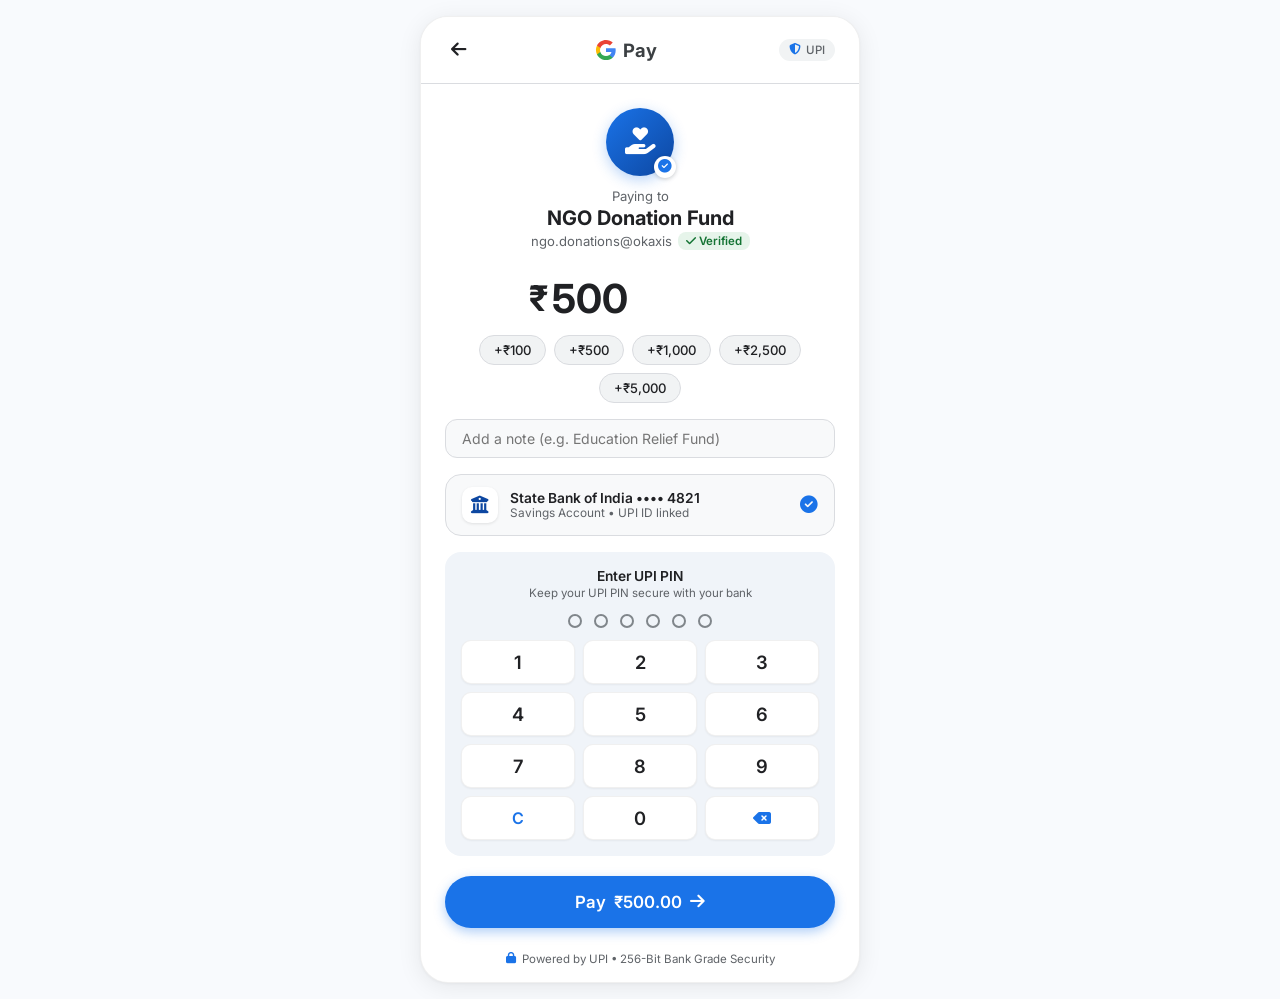
<file: templates/gpay.html>
<!DOCTYPE html>
<html lang="en">
<head>
  <meta charset="UTF-8">
  <meta name="viewport" content="width=device-width, initial-scale=1.0">
  <title>Google Pay — Secure UPI Payment</title>
  
  <!-- Google Fonts & FontAwesome -->
  <link rel="preconnect" href="https://fonts.googleapis.com">
  <link rel="preconnect" href="https://fonts.gstatic.com" crossorigin>
  <link href="https://fonts.googleapis.com/css2?family=Google+Sans:wght@400;500;700&family=Inter:wght@400;500;600;700&display=swap" rel="stylesheet">
  <link rel="stylesheet" href="https://cdnjs.cloudflare.com/ajax/libs/font-awesome/6.4.0/css/all.min.css">

  <style>
    :root {
      --gpay-blue: #1a73e8;
      --gpay-blue-hover: #1557b0;
      --gpay-dark: #202124;
      --gpay-gray: #5f6368;
      --gpay-light-gray: #f1f3f4;
      --gpay-border: #dadce0;
      --gpay-green: #137333;
      --gpay-green-bg: #e6f4ea;
    }

    * {
      box-sizing: border-box;
      margin: 0;
      padding: 0;
      font-family: 'Google Sans', 'Inter', -apple-system, BlinkMacSystemFont, sans-serif;
      -webkit-font-smoothing: antialiased;
    }

    body {
      background-color: #f8fafd;
      color: var(--gpay-dark);
      min-height: 100vh;
      display: flex;
      flex-direction: column;
      align-items: center;
      justify-content: center;
      padding: 16px;
    }

    /* Container Card */
    .gpay-wrapper {
      width: 100%;
      max-width: 440px;
      background: #ffffff;
      border-radius: 28px;
      box-shadow: 0 4px 24px rgba(0, 0, 0, 0.08), 0 1px 3px rgba(0, 0, 0, 0.04);
      overflow: hidden;
      border: 1px solid rgba(0, 0, 0, 0.06);
      position: relative;
      transition: all 0.3s ease;
    }

    /* App Header */
    .gpay-header {
      display: flex;
      align-items: center;
      justify-content: space-between;
      padding: 18px 24px;
      border-bottom: 1px solid var(--gpay-border);
      background: #ffffff;
    }

    .gpay-back-btn {
      background: none;
      border: none;
      cursor: pointer;
      color: var(--gpay-dark);
      font-size: 1.1rem;
      padding: 6px;
      border-radius: 50%;
      display: flex;
      align-items: center;
      justify-content: center;
      transition: background 0.2s;
    }

    .gpay-back-btn:hover {
      background: var(--gpay-light-gray);
    }

    .gpay-brand {
      display: flex;
      align-items: center;
      gap: 6px;
      font-weight: 700;
      font-size: 1.15rem;
      color: #3c4043;
    }

    .gpay-security-badge {
      display: flex;
      align-items: center;
      gap: 5px;
      font-size: 0.72rem;
      color: var(--gpay-gray);
      background: var(--gpay-light-gray);
      padding: 4px 10px;
      border-radius: 12px;
      font-weight: 500;
    }

    /* Recipient Card */
    .gpay-recipient-card {
      text-align: center;
      padding: 24px 24px 12px;
    }

    .gpay-avatar {
      width: 68px;
      height: 68px;
      background: linear-gradient(135deg, #1a73e8, #0d47a1);
      color: #ffffff;
      border-radius: 50%;
      display: flex;
      align-items: center;
      justify-content: center;
      font-size: 1.7rem;
      margin: 0 auto 12px;
      box-shadow: 0 4px 14px rgba(26, 115, 232, 0.3);
      position: relative;
    }

    .gpay-verified-badge {
      position: absolute;
      bottom: -2px;
      right: -2px;
      background: #ffffff;
      border-radius: 50%;
      width: 22px;
      height: 22px;
      display: flex;
      align-items: center;
      justify-content: center;
      color: #1a73e8;
      font-size: 0.85rem;
      box-shadow: 0 1px 4px rgba(0,0,0,0.2);
    }

    .gpay-paying-to {
      font-size: 0.82rem;
      color: var(--gpay-gray);
      margin-bottom: 2px;
    }

    .gpay-recipient-name {
      font-size: 1.25rem;
      font-weight: 700;
      color: var(--gpay-dark);
      margin-bottom: 2px;
    }

    .gpay-recipient-upi {
      font-size: 0.82rem;
      color: var(--gpay-gray);
      display: flex;
      align-items: center;
      justify-content: center;
      gap: 6px;
    }

    .gpay-verified-pill {
      background: var(--gpay-green-bg);
      color: var(--gpay-green);
      font-size: 0.72rem;
      font-weight: 600;
      padding: 2px 8px;
      border-radius: 8px;
    }

    /* Amount Section */
    .gpay-amount-section {
      padding: 12px 24px 16px;
      text-align: center;
    }

    .gpay-amount-input-box {
      display: flex;
      align-items: center;
      justify-content: center;
      gap: 4px;
      margin-bottom: 12px;
    }

    .gpay-currency {
      font-size: 2.2rem;
      font-weight: 700;
      color: var(--gpay-dark);
    }

    .gpay-amount-input {
      font-size: 2.5rem;
      font-weight: 700;
      color: var(--gpay-dark);
      border: none;
      outline: none;
      background: transparent;
      max-width: 200px;
      text-align: left;
      padding: 0;
    }

    .gpay-amount-input::-webkit-outer-spin-button,
    .gpay-amount-input::-webkit-inner-spin-button {
      -webkit-appearance: none;
      margin: 0;
    }

    /* Quick Chips */
    .gpay-chips-row {
      display: flex;
      gap: 8px;
      justify-content: center;
      flex-wrap: wrap;
      margin-bottom: 16px;
    }

    .gpay-chip {
      background: var(--gpay-light-gray);
      border: 1px solid var(--gpay-border);
      border-radius: 20px;
      padding: 6px 14px;
      font-size: 0.82rem;
      font-weight: 500;
      color: var(--gpay-dark);
      cursor: pointer;
      transition: all 0.2s;
    }

    .gpay-chip:hover {
      background: #e8f0fe;
      border-color: #1a73e8;
      color: #1a73e8;
    }

    .gpay-note-input {
      width: 100%;
      background: #f8f9fa;
      border: 1px solid var(--gpay-border);
      border-radius: 12px;
      padding: 10px 16px;
      font-size: 0.88rem;
      color: var(--gpay-dark);
      outline: none;
      transition: border-color 0.2s;
    }

    .gpay-note-input:focus {
      border-color: var(--gpay-blue);
      background: #ffffff;
    }

    /* Bank Account Card */
    .gpay-bank-card {
      margin: 0 24px 16px;
      background: #f8f9fa;
      border: 1px solid var(--gpay-border);
      border-radius: 16px;
      padding: 12px 16px;
      display: flex;
      align-items: center;
      justify-content: space-between;
    }

    .gpay-bank-info {
      display: flex;
      align-items: center;
      gap: 12px;
    }

    .gpay-bank-icon {
      width: 36px;
      height: 36px;
      background: #ffffff;
      border-radius: 10px;
      display: flex;
      align-items: center;
      justify-content: center;
      box-shadow: 0 1px 3px rgba(0,0,0,0.1);
      color: #0d47a1;
      font-size: 1.1rem;
    }

    .gpay-bank-title {
      font-weight: 600;
      font-size: 0.86rem;
      color: var(--gpay-dark);
    }

    .gpay-bank-sub {
      font-size: 0.74rem;
      color: var(--gpay-gray);
    }

    /* UPI PIN Box */
    .gpay-pin-section {
      margin: 0 24px 20px;
      background: #f0f4f9;
      border-radius: 16px;
      padding: 16px;
      text-align: center;
    }

    .gpay-pin-header {
      font-size: 0.86rem;
      font-weight: 600;
      color: var(--gpay-dark);
      margin-bottom: 2px;
    }

    .gpay-pin-sub {
      font-size: 0.72rem;
      color: var(--gpay-gray);
      margin-bottom: 14px;
    }

    .gpay-pin-dots {
      display: flex;
      justify-content: center;
      gap: 12px;
      margin-bottom: 12px;
    }

    .gpay-pin-dot {
      width: 14px;
      height: 14px;
      border-radius: 50%;
      border: 2px solid #80868b;
      background: transparent;
      transition: all 0.2s;
    }

    .gpay-pin-dot.filled {
      background: var(--gpay-blue);
      border-color: var(--gpay-blue);
      transform: scale(1.15);
    }

    /* Hidden PIN Input for physical typing */
    #gpay-real-pin {
      opacity: 0;
      position: absolute;
      pointer-events: none;
      width: 1px;
      height: 1px;
    }

    /* Onscreen keypad */
    .gpay-keypad {
      display: grid;
      grid-template-columns: repeat(3, 1fr);
      gap: 8px;
      margin-top: 10px;
    }

    .gpay-key {
      background: #ffffff;
      border: 1px solid rgba(0,0,0,0.06);
      border-radius: 10px;
      padding: 10px;
      font-size: 1.15rem;
      font-weight: 600;
      color: var(--gpay-dark);
      cursor: pointer;
      box-shadow: 0 1px 2px rgba(0,0,0,0.05);
      transition: background 0.15s, transform 0.1s;
      user-select: none;
    }

    .gpay-key:active {
      background: #e8f0fe;
      transform: scale(0.96);
    }

    .gpay-key.action-key {
      color: var(--gpay-blue);
      font-size: 1rem;
    }

    /* Pay Button */
    .gpay-pay-action {
      padding: 0 24px 24px;
    }

    .gpay-pay-btn {
      width: 100%;
      background: var(--gpay-blue);
      color: #ffffff;
      border: none;
      border-radius: 28px;
      padding: 16px;
      font-size: 1.05rem;
      font-weight: 600;
      cursor: pointer;
      box-shadow: 0 4px 12px rgba(26, 115, 232, 0.35);
      display: flex;
      align-items: center;
      justify-content: center;
      gap: 8px;
      transition: all 0.25s ease;
    }

    .gpay-pay-btn:hover {
      background: var(--gpay-blue-hover);
      box-shadow: 0 6px 18px rgba(26, 115, 232, 0.45);
      transform: translateY(-1px);
    }

    .gpay-pay-btn:active {
      transform: translateY(1px);
    }

    .gpay-pay-btn:disabled {
      background: #dadce0;
      color: #80868b;
      cursor: not-allowed;
      box-shadow: none;
      transform: none;
    }

    /* UPI Footer */
    .gpay-footer-note {
      text-align: center;
      padding: 0 24px 16px;
      font-size: 0.72rem;
      color: var(--gpay-gray);
      display: flex;
      align-items: center;
      justify-content: center;
      gap: 6px;
    }

    /* PROCESSING OVERLAY */
    .gpay-processing-overlay {
      position: absolute;
      top: 0;
      left: 0;
      right: 0;
      bottom: 0;
      background: #ffffff;
      display: none;
      flex-direction: column;
      align-items: center;
      justify-content: center;
      z-index: 50;
      padding: 32px;
      text-align: center;
    }

    /* Google Multi-Color Spinner */
    .gpay-spinner {
      width: 64px;
      height: 64px;
      animation: gpayRotate 2s linear infinite;
      margin-bottom: 24px;
    }

    .gpay-spinner-path {
      stroke-dasharray: 1, 150;
      stroke-dashoffset: 0;
      stroke-linecap: round;
      animation: gpayDash 1.5s ease-in-out infinite, gpayColors 6s ease-in-out infinite;
    }

    @keyframes gpayRotate {
      100% { transform: rotate(360deg); }
    }

    @keyframes gpayDash {
      0% {
        stroke-dasharray: 1, 150;
        stroke-dashoffset: 0;
      }
      50% {
        stroke-dasharray: 90, 150;
        stroke-dashoffset: -35;
      }
      100% {
        stroke-dasharray: 90, 150;
        stroke-dashoffset: -124;
      }
    }

    @keyframes gpayColors {
      0%, 100% { stroke: #4285F4; }
      25% { stroke: #EA4335; }
      50% { stroke: #FBBC05; }
      75% { stroke: #34A853; }
    }

    /* ============================================================
       GOOGLE PAY SUCCESS SCREEN (Blue Tick at Center)
       ============================================================ */
    .gpay-success-screen {
      position: absolute;
      top: 0;
      left: 0;
      right: 0;
      bottom: 0;
      background: #ffffff;
      display: none;
      flex-direction: column;
      align-items: center;
      justify-content: center;
      z-index: 60;
      padding: 32px 24px;
      text-align: center;
      overflow-y: auto;
    }

    /* Animated Center Blue Tick */
    .gpay-blue-tick-circle {
      width: 104px;
      height: 104px;
      border-radius: 50%;
      background: #1a73e8;
      display: flex;
      align-items: center;
      justify-content: center;
      margin: 0 auto 20px;
      box-shadow: 0 8px 24px rgba(26, 115, 232, 0.4);
      position: relative;
      animation: gpayPopScale 0.6s cubic-bezier(0.175, 0.885, 0.32, 1.275) forwards;
    }

    .gpay-blue-tick-circle::after {
      content: '';
      position: absolute;
      width: 100%;
      height: 100%;
      border-radius: 50%;
      border: 3px solid rgba(26, 115, 232, 0.4);
      animation: gpayPulseWave 1.6s ease-out infinite;
    }

    @keyframes gpayPopScale {
      0% { transform: scale(0.2); opacity: 0; }
      70% { transform: scale(1.1); }
      100% { transform: scale(1); opacity: 1; }
    }

    @keyframes gpayPulseWave {
      0% { transform: scale(1); opacity: 0.8; }
      100% { transform: scale(1.4); opacity: 0; }
    }

    /* SVG Tick */
    .gpay-checkmark-svg {
      width: 56px;
      height: 56px;
    }

    .gpay-checkmark-check {
      stroke: #ffffff;
      stroke-width: 4.5;
      stroke-linecap: round;
      stroke-linejoin: round;
      stroke-dasharray: 48;
      stroke-dashoffset: 48;
      animation: gpayDrawCheck 0.45s 0.35s cubic-bezier(0.65, 0, 0.45, 1) forwards;
    }

    @keyframes gpayDrawCheck {
      to { stroke-dashoffset: 0; }
    }

    .gpay-success-title {
      font-size: 1.55rem;
      font-weight: 700;
      color: #202124;
      margin-bottom: 6px;
    }

    .gpay-success-amount {
      font-size: 2.3rem;
      font-weight: 800;
      color: #1a73e8;
      margin-bottom: 4px;
    }

    .gpay-success-recipient {
      font-size: 0.92rem;
      color: #5f6368;
      margin-bottom: 2px;
    }

    .gpay-success-upi {
      font-size: 0.78rem;
      color: #80868b;
      margin-bottom: 20px;
    }

    .gpay-receipt-box {
      width: 100%;
      background: #f8fafd;
      border: 1px solid var(--gpay-border);
      border-radius: 16px;
      padding: 16px;
      text-align: left;
      font-size: 0.84rem;
      margin-bottom: 24px;
    }

    .gpay-receipt-row {
      display: flex;
      justify-content: space-between;
      padding: 6px 0;
      border-bottom: 1px solid #f1f3f4;
    }

    .gpay-receipt-row:last-child {
      border-bottom: none;
      padding-bottom: 0;
    }

    .gpay-receipt-label {
      color: #5f6368;
    }

    .gpay-receipt-val {
      font-weight: 600;
      color: #202124;
    }

    .gpay-redirect-info {
      font-size: 0.86rem;
      color: #5f6368;
      margin-bottom: 16px;
      display: flex;
      align-items: center;
      justify-content: center;
      gap: 8px;
    }

    .gpay-countdown-pill {
      background: #e8f0fe;
      color: #1a73e8;
      padding: 2px 8px;
      border-radius: 10px;
      font-weight: 700;
    }

    .gpay-return-btn {
      width: 100%;
      background: #1a73e8;
      color: #ffffff;
      border: none;
      border-radius: 28px;
      padding: 14px;
      font-size: 1rem;
      font-weight: 600;
      cursor: pointer;
      box-shadow: 0 4px 12px rgba(26, 115, 232, 0.3);
      transition: all 0.2s;
    }

    .gpay-return-btn:hover {
      background: #1557b0;
    }
  </style>
</head>
<body>

  <div class="gpay-wrapper" id="gpay-card">
    
    <!-- HEADER -->
    <header class="gpay-header">
      <button class="gpay-back-btn" onclick="returnToDonorPage(false)" title="Back to Donor Page">
        <i class="fas fa-arrow-left"></i>
      </button>

      <div class="gpay-brand">
        <!-- Google colored G icon -->
        <svg viewBox="0 0 24 24" width="22" height="22">
          <path fill="#4285F4" d="M22.56 12.25c0-.78-.07-1.53-.2-2.25H12v4.26h5.92c-.26 1.37-1.04 2.53-2.21 3.31v2.77h3.57c2.08-1.92 3.28-4.74 3.28-8.09z"/>
          <path fill="#34A853" d="M12 23c2.97 0 5.46-.98 7.28-2.66l-3.57-2.77c-.98.66-2.23 1.06-3.71 1.06-2.86 0-5.29-1.93-6.16-4.53H2.18v2.84C3.99 20.53 7.7 23 12 23z"/>
          <path fill="#FBBC05" d="M5.84 14.09c-.22-.66-.35-1.36-.35-2.09s.13-1.43.35-2.09V7.06H2.18C1.43 8.55 1 10.22 1 12s.43 3.45 1.18 4.94l2.85-2.22.81-.63z"/>
          <path fill="#EA4335" d="M12 5.38c1.62 0 3.06.56 4.21 1.64l3.15-3.15C17.45 2.09 14.97 1 12 1 7.7 1 3.99 3.47 2.18 7.06l3.66 2.84c.87-2.6 3.3-4.52 6.16-4.52z"/>
        </svg>
        <span>Pay</span>
      </div>

      <div class="gpay-security-badge">
        <i class="fas fa-shield-alt" style="color:#1a73e8;"></i> UPI
      </div>
    </header>

    <!-- STEP 1: PAYMENT FORM -->
    <div id="gpay-step-form">
      
      <!-- RECIPIENT -->
      <div class="gpay-recipient-card">
        <div class="gpay-avatar">
          <i class="fas fa-hand-holding-heart"></i>
          <div class="gpay-verified-badge" title="Verified Non-Profit">
            <i class="fas fa-check-circle"></i>
          </div>
        </div>
        <div class="gpay-paying-to">Paying to</div>
        <div class="gpay-recipient-name">NGO Donation Fund</div>
        <div class="gpay-recipient-upi">
          <span>ngo.donations@okaxis</span>
          <span class="gpay-verified-pill"><i class="fas fa-check"></i> Verified</span>
        </div>
      </div>

      <!-- AMOUNT ENTRY -->
      <div class="gpay-amount-section">
        <div class="gpay-amount-input-box">
          <span class="gpay-currency">₹</span>
          <input type="number" id="gpay-amount-input" class="gpay-amount-input" placeholder="0" min="1" step="any" autofocus>
        </div>

        <div class="gpay-chips-row">
          <button class="gpay-chip" onclick="setQuickAmount(100)">+₹100</button>
          <button class="gpay-chip" onclick="setQuickAmount(500)">+₹500</button>
          <button class="gpay-chip" onclick="setQuickAmount(1000)">+₹1,000</button>
          <button class="gpay-chip" onclick="setQuickAmount(2500)">+₹2,500</button>
          <button class="gpay-chip" onclick="setQuickAmount(5000)">+₹5,000</button>
        </div>

        <input type="text" id="gpay-notes-input" class="gpay-note-input" placeholder="Add a note (e.g. Education Relief Fund)">
      </div>

      <!-- BANK ACCOUNT INFO -->
      <div class="gpay-bank-card">
        <div class="gpay-bank-info">
          <div class="gpay-bank-icon">
            <i class="fas fa-university"></i>
          </div>
          <div>
            <div class="gpay-bank-title">State Bank of India •••• 4821</div>
            <div class="gpay-bank-sub">Savings Account &bull; UPI ID linked</div>
          </div>
        </div>
        <i class="fas fa-check-circle" style="color:var(--gpay-blue);font-size:1.1rem;"></i>
      </div>

      <!-- UPI PIN SECTION -->
      <div class="gpay-pin-section">
        <div class="gpay-pin-header">Enter UPI PIN</div>
        <div class="gpay-pin-sub">Keep your UPI PIN secure with your bank</div>

        <div class="gpay-pin-dots" id="gpay-pin-dots-container" onclick="focusPinInput()">
          <div class="gpay-pin-dot"></div>
          <div class="gpay-pin-dot"></div>
          <div class="gpay-pin-dot"></div>
          <div class="gpay-pin-dot"></div>
          <div class="gpay-pin-dot"></div>
          <div class="gpay-pin-dot"></div>
        </div>

        <!-- Hidden real input for keyboard support -->
        <input type="password" id="gpay-real-pin" maxlength="6" inputmode="numeric" pattern="[0-9]*" autocomplete="one-time-code">

        <!-- On-screen numeric keypad -->
        <div class="gpay-keypad">
          <button type="button" class="gpay-key" onclick="appendPin('1')">1</button>
          <button type="button" class="gpay-key" onclick="appendPin('2')">2</button>
          <button type="button" class="gpay-key" onclick="appendPin('3')">3</button>
          <button type="button" class="gpay-key" onclick="appendPin('4')">4</button>
          <button type="button" class="gpay-key" onclick="appendPin('5')">5</button>
          <button type="button" class="gpay-key" onclick="appendPin('6')">6</button>
          <button type="button" class="gpay-key" onclick="appendPin('7')">7</button>
          <button type="button" class="gpay-key" onclick="appendPin('8')">8</button>
          <button type="button" class="gpay-key" onclick="appendPin('9')">9</button>
          <button type="button" class="gpay-key action-key" onclick="clearPin()">C</button>
          <button type="button" class="gpay-key" onclick="appendPin('0')">0</button>
          <button type="button" class="gpay-key action-key" onclick="backspacePin()"><i class="fas fa-backspace"></i></button>
        </div>
      </div>

      <!-- PAY BUTTON -->
      <div class="gpay-pay-action">
        <button id="gpay-pay-button" class="gpay-pay-btn" onclick="executeGPayPayment()">
          <span>Pay</span>
          <span id="gpay-btn-amount-label">₹500.00</span>
          <i class="fas fa-arrow-right"></i>
        </button>
      </div>

      <div class="gpay-footer-note">
        <i class="fas fa-lock" style="color:var(--gpay-blue);"></i> Powered by UPI &bull; 256-Bit Bank Grade Security
      </div>

    </div>

    <!-- STEP 2: PROCESSING OVERLAY -->
    <div class="gpay-processing-overlay" id="gpay-processing-overlay">
      <svg class="gpay-spinner" viewBox="0 0 50 50">
        <circle class="gpay-spinner-path" cx="25" cy="25" r="20" fill="none" stroke-width="4"></circle>
      </svg>
      <h3 style="font-size:1.15rem;font-weight:600;color:#202124;margin-bottom:6px;">Processing Payment…</h3>
      <p style="font-size:0.85rem;color:#5f6368;">Contacting your bank securely via UPI</p>
    </div>

    <!-- STEP 3: PAYMENT SUCCESS SCREEN (Blue Tick at Center) -->
    <div class="gpay-success-screen" id="gpay-success-screen">
      
      <!-- Big Blue Tick at the Center -->
      <div class="gpay-blue-tick-circle">
        <svg class="gpay-checkmark-svg" viewBox="0 0 52 52">
          <circle cx="26" cy="26" r="25" fill="none" />
          <path class="gpay-checkmark-check" fill="none" d="M14 27 l8 8 l16 -16" />
        </svg>
      </div>

      <h2 class="gpay-success-title">Payment Successful!</h2>
      <div class="gpay-success-amount" id="success-display-amount">₹500.00</div>
      <div class="gpay-success-recipient">Paid to <strong>NGO Donation Fund</strong></div>
      <div class="gpay-success-upi">ngo.donations@okaxis</div>

      <!-- Transaction Details -->
      <div class="gpay-receipt-box">
        <div class="gpay-receipt-row">
          <span class="gpay-receipt-label">UPI Transaction ID</span>
          <span class="gpay-receipt-val" id="success-upi-ref">UPI/20261025/—</span>
        </div>
        <div class="gpay-receipt-row">
          <span class="gpay-receipt-label">Paid On</span>
          <span class="gpay-receipt-val" id="success-date-time">—</span>
        </div>
        <div class="gpay-receipt-row">
          <span class="gpay-receipt-label">Paid From</span>
          <span class="gpay-receipt-val">State Bank of India •••• 4821</span>
        </div>
        <div class="gpay-receipt-row">
          <span class="gpay-receipt-label">Status</span>
          <span class="gpay-receipt-val" style="color:#137333;font-weight:700;"><i class="fas fa-check-circle mr-1"></i> Payment Successful</span>
        </div>
        <div class="gpay-receipt-row">
          <span class="gpay-receipt-label">Blockchain Hash</span>
          <span class="gpay-receipt-val" id="success-block-hash" style="font-family:monospace;font-size:0.75rem;">—</span>
        </div>
      </div>

      <div class="gpay-redirect-info">
        <span>Redirecting back to donor page in</span>
        <span class="gpay-countdown-pill" id="redirect-countdown">3</span>
        <span>seconds...</span>
      </div>

      <button class="gpay-return-btn" onclick="returnToDonorPage(true)">
        <i class="fas fa-check mr-2"></i> Return to Donor Page Now
      </button>

    </div>

  </div>

  <script>
    // State
    let currentPin = '';
    let donorId = null;
    let createdDonation = null;
    let countdownInterval = null;

    // Parse URL query params
    const params = new URLSearchParams(window.location.search);
    const initialAmount = params.get('amount') || '500';
    donorId = params.get('donor_id') || null;
    const initialNotes = params.get('notes') || '';

    const amountInput = document.getElementById('gpay-amount-input');
    const notesInput = document.getElementById('gpay-notes-input');
    const realPinInput = document.getElementById('gpay-real-pin');
    const btnAmountLabel = document.getElementById('gpay-btn-amount-label');

    // Init inputs
    if (initialAmount) {
      amountInput.value = initialAmount;
      updateAmountLabel(initialAmount);
    }
    if (initialNotes) {
      notesInput.value = initialNotes;
    }

    amountInput.addEventListener('input', (e) => {
      updateAmountLabel(e.target.value);
    });

    function setQuickAmount(amt) {
      amountInput.value = amt;
      updateAmountLabel(amt);
    }

    function updateAmountLabel(val) {
      const num = parseFloat(val) || 0;
      btnAmountLabel.textContent = '₹' + num.toLocaleString('en-IN', { minimumFractionDigits: 2, maximumFractionDigits: 2 });
    }

    // PIN Handlers
    function focusPinInput() {
      realPinInput.focus();
    }

    realPinInput.addEventListener('input', (e) => {
      currentPin = e.target.value.replace(/[^0-9]/g, '').slice(0, 6);
      e.target.value = currentPin;
      updatePinDots();
    });

    function appendPin(digit) {
      if (currentPin.length < 6) {
        currentPin += digit;
        realPinInput.value = currentPin;
        updatePinDots();
      }
    }

    function backspacePin() {
      currentPin = currentPin.slice(0, -1);
      realPinInput.value = currentPin;
      updatePinDots();
    }

    function clearPin() {
      currentPin = '';
      realPinInput.value = '';
      updatePinDots();
    }

    function updatePinDots() {
      const dots = document.querySelectorAll('#gpay-pin-dots-container .gpay-pin-dot');
      dots.forEach((dot, index) => {
        dot.classList.toggle('filled', index < currentPin.length);
      });
    }

    // Authentic Google Pay celebration sound via Web Audio API synth chime
    function playGPaySuccessChime() {
      try {
        const audioCtx = new (window.AudioContext || window.webkitAudioContext)();
        const now = audioCtx.currentTime;

        // Chime tone 1: 587.33 Hz (D5)
        const osc1 = audioCtx.createOscillator();
        const gain1 = audioCtx.createGain();
        osc1.type = 'sine';
        osc1.frequency.setValueAtTime(587.33, now);
        gain1.gain.setValueAtTime(0.25, now);
        gain1.gain.exponentialRampToValueAtTime(0.001, now + 0.6);
        osc1.connect(gain1);
        gain1.connect(audioCtx.destination);
        osc1.start(now);
        osc1.stop(now + 0.6);

        // Chime tone 2: 880 Hz (A5)
        const osc2 = audioCtx.createOscillator();
        const gain2 = audioCtx.createGain();
        osc2.type = 'sine';
        osc2.frequency.setValueAtTime(880, now + 0.12);
        gain2.gain.setValueAtTime(0.3, now + 0.12);
        gain2.gain.exponentialRampToValueAtTime(0.001, now + 0.9);
        osc2.connect(gain2);
        gain2.connect(audioCtx.destination);
        osc2.start(now + 0.12);
        osc2.stop(now + 0.9);
      } catch (err) {
        console.log('Audio chime unavailable', err);
      }
    }

    // Execute Payment
    async function executeGPayPayment() {
      const amount = parseFloat(amountInput.value);
      if (!amount || amount <= 0) {
        alert('Please enter a valid donation amount in ₹.');
        amountInput.focus();
        return;
      }

      if (currentPin.length < 4) {
        alert('Please enter your 4 or 6 digit UPI PIN to authorize payment.');
        focusPinInput();
        return;
      }

      // Show processing overlay
      document.getElementById('gpay-processing-overlay').style.display = 'flex';

      // Brief authentic network delay (1.2 seconds) then submit to backend
      await new Promise(r => setTimeout(r, 1200));

      try {
        const payload = {
          amount: amount,
          donor_id: donorId,
          notes: notesInput.value.trim() || 'Paid via Google Pay UPI',
          upi_pin: currentPin,
          payment_method: 'GPay'
        };

        const response = await fetch('/api/donations/gpay-checkout', {
          method: 'POST',
          headers: { 'Content-Type': 'application/json' },
          body: JSON.stringify(payload)
        });

        const data = await response.json();
        if (!response.ok) {
          throw new Error(data.error || 'Payment failed to process');
        }

        createdDonation = data.donation;

        // Hide processing, play success sound & show blue tick success screen
        document.getElementById('gpay-processing-overlay').style.display = 'none';
        showSuccessScreen(data);

      } catch (err) {
        document.getElementById('gpay-processing-overlay').style.display = 'none';
        alert('Payment failed: ' + (err.message || 'Network error'));
      }
    }

    function showSuccessScreen(data) {
      playGPaySuccessChime();

      const donation = data.donation;
      document.getElementById('success-display-amount').textContent = '₹' + Number(donation.amount).toLocaleString('en-IN', { minimumFractionDigits: 2, maximumFractionDigits: 2 });
      
      const now = new Date();
      document.getElementById('success-date-time').textContent = now.toLocaleDateString('en-IN', { day:'2-digit', month:'short', year:'numeric' }) + ', ' + now.toLocaleTimeString('en-IN', { hour:'2-digit', minute:'2-digit', hour12:true });
      
      const upiRef = 'UPI/' + now.getFullYear() + (now.getMonth()+1).toString().padStart(2,'0') + now.getDate().toString().padStart(2,'0') + '/' + Math.floor(100000000 + Math.random() * 900000000);
      document.getElementById('success-upi-ref').textContent = upiRef;
      
      if (donation.block_hash) {
        document.getElementById('success-block-hash').textContent = donation.block_hash.slice(0, 16) + '...';
      }

      document.getElementById('gpay-success-screen').style.display = 'flex';

      // Countdown to redirect
      let seconds = 3;
      const countdownEl = document.getElementById('redirect-countdown');
      countdownInterval = setInterval(() => {
        seconds--;
        if (countdownEl) countdownEl.textContent = seconds;
        if (seconds <= 0) {
          clearInterval(countdownInterval);
          returnToDonorPage(true);
        }
      }, 1000);
    }

    function returnToDonorPage(isSuccess) {
      if (countdownInterval) clearInterval(countdownInterval);

      if (isSuccess && createdDonation) {
        window.location.href = `/?payment=success&donation_id=${createdDonation.id}&amount=${createdDonation.amount}&status=Payment%20Successful`;
      } else {
        window.location.href = '/';
      }
    }
  </script>

</body>
</html>
</file>
